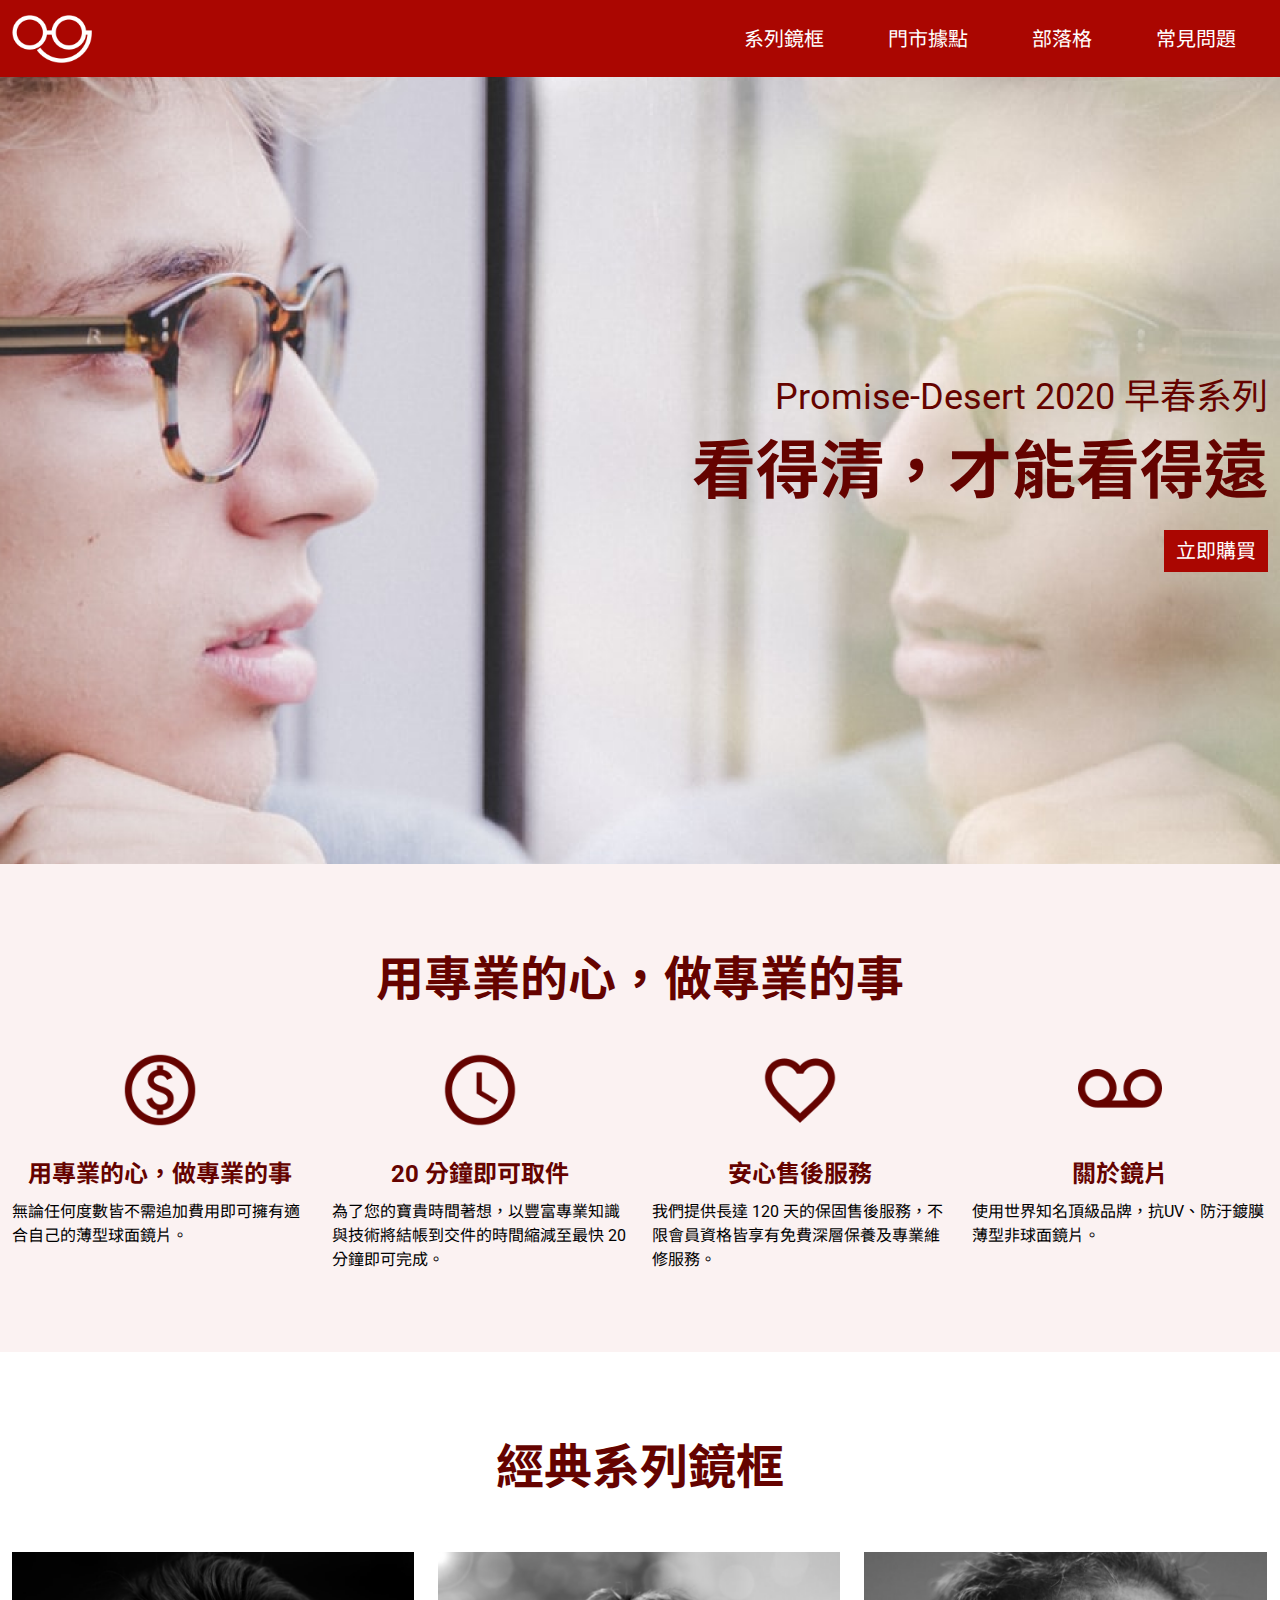
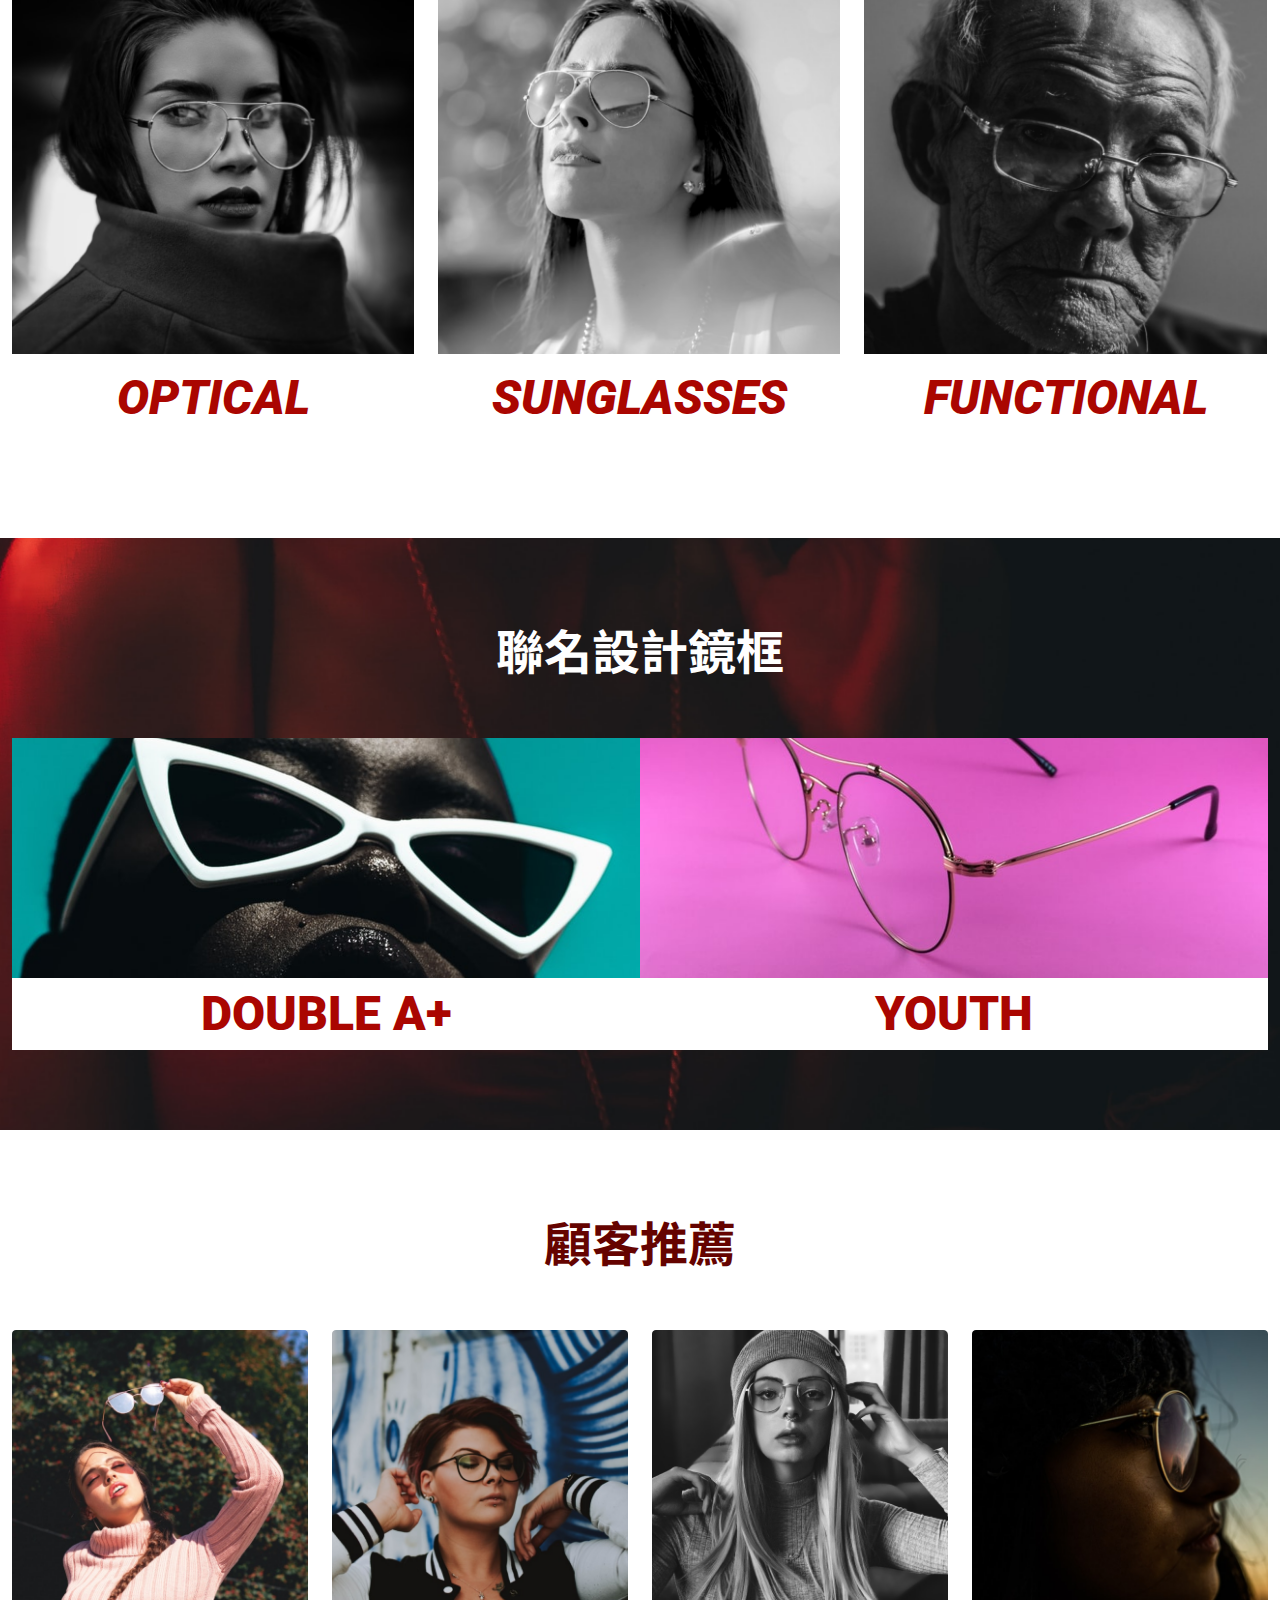
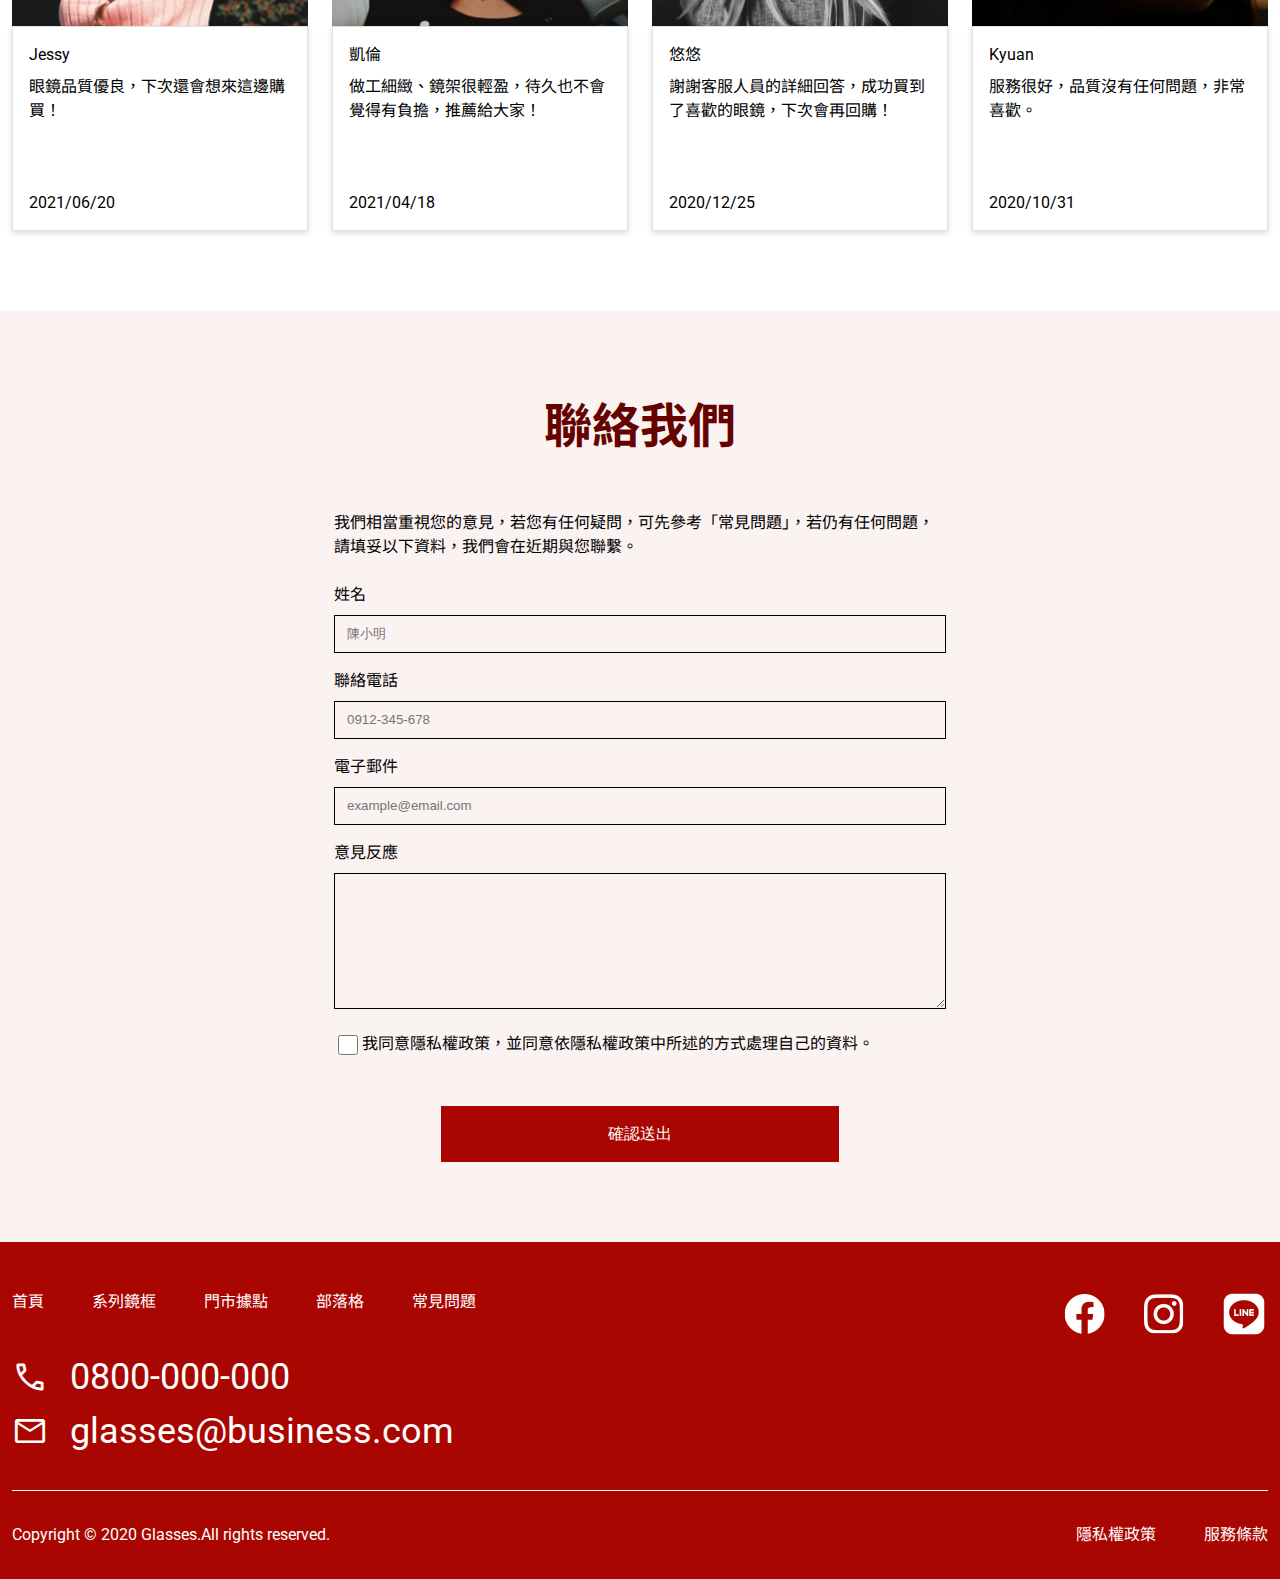
<file: index.html>
<!DOCTYPE html>
<html lang="en">

<head>
  <meta charset="UTF-8">
  <meta name="viewport" content="width=device-width, initial-scale=1.0">
  <meta http-equiv="X-UA-Compatible" content="ie=edge">
  <title>
    眼鏡官網
  </title>
  <link rel="stylesheet" href="./assets/style/all.css">
  <link rel="preconnect" href="https://fonts.googleapis.com">
  <link rel="preconnect" href="https://fonts.gstatic.com" crossorigin>

</head>

<body>
  <header class="header">
    <div class="container">
      <div class="nav">
        <a href="index.html">
          <h1 class="logo"><img src="./assets/images/logo-white.png" alt="logo"></h1>
        </a>
        <a href="#" class="menu-icon">
          <span class="material-symbols-outlined">menu</span>
        </a>
        <ul class="menu">
          <li><a href="product.html">系列鏡框</a></li>
          <li><a href="javascript:void();">門市據點</a></li>
          <li><a href="javascript:void();">部落格</a></li>
          <li><a href="faq.html">常見問題</a></li>
        </ul>
      </div>
    </div>

  </header>

  <main>
    <!-- banner -->
    <section class="banner">
        <div class="container solgan">
            <div>
                <h3 class="sub-title">Promise-Desert 2020 早春系列</h3>
                <h2 class="title">看得清，才能看得遠</h2>
                <a href="product.html">立即購買</a>
            </div>
        </div>
    </section>
    <!-- service -->
    <section class="service">
        <div class="container">
            <h2 class="h2 red_dark fw-bold mb-4 text-center">用專業的心，做專業的事</h2>
            <ul class="serList">
                <li class="serItem">
                    <img src="./assets/images/home-section2-1.png" alt="no-extra-charge"></img>
                    <h3 class="item">用專業的心，做專業的事</h3>
                    <p>無論任何度數皆不需追加費用即可擁有適合自己的薄型球面鏡片。</p>
                </li>
                <li class="serItem">
                    <img src="./assets/images/home-section2-2.png" alt="fast-delivery"></img>
                    <h3 class="item">20 分鐘即可取件</h3>
                    <p>為了您的寶貴時間著想，以豐富專業知識與技術將結帳到交件的時間縮減至最快 20 分鐘即可完成。</p>
                </li>
                <li class="serItem">
                    <img src="./assets/images/home-section2-3.png" alt="After-sales-service"></img>
                    <h3 class="item">安心售後服務</h3>
                    <p>我們提供長達 120 天的保固售後服務，不限會員資格皆享有免費深層保養及專業維修服務。</p>
                </li>
                <li class="serItem">
                    <img src="./assets/images/home-sectioin2-4.png" alt="famous-brand"></img>
                    <h3 class="item">關於鏡片</h3>
                    <p>使用世界知名頂級品牌，抗UV、防汙鍍膜薄型非球面鏡片。</p>
                </li>
            </ul>
        </div>
    </section>
    <!-- product -->
    <section class="product">
        <div class="container">
            <h2 class="h2 red_dark mb-6 fw-bold text-center">經典系列鏡框</h2>
            <ul class="proList">
                <li class="proItem">
                    <img src="./assets/images/home-section3-1.png" alt="optical">
                    <h3 class="title fw-heavy red_light text-center mt-1">OPTICAL</h3>
                </li>
                <li class="proItem">
                    <img src="./assets/images/home-section3-2.png" alt="sunglasses">
                    <h3 class="title fw-heavy red_light text-center mt-1">SUNGLASSES</h3>
                </li>
                <li class="proItem">
                    <img src="./assets/images/home-section3-3.png" alt="functional">
                    <h3 class="title fw-heavy red_light text-center mt-1">FUNCTIONAL</h3>
                </li>
            </ul>
        </div>
    </section>
    <!-- brand -->
    <section class="brand">
        <div class="container">
            <h2 class="h2 fw-bold white text-center mb-6">聯名設計鏡框</h2>
            <ul class="brandList">
                <li class="brandItem">
                    <a href="javascript:void();">
                        <div class="double"></div>
                        <h2 class="h2 fw-heavy red_light text-center">DOUBLE A+</h2>
                    </a>
                </li>
                <li class="brandItem">
                    <a href="javascript:void();">
                        <div class="youth"></div>
                        <h2 class="h2 fw-heavy red_light text-center">YOUTH</h2>
                    </a>
                </li>
            </ul>
        </div>
    </section>
    <!-- recommend -->
    <section class="recommed">
        <div class="container">
            <h2 class="h2 fw-bold red_dark mb-6 text-center">顧客推薦</h2>
            <ul class="recommedList">
                <li class="recommedItem">
                    <img src="./assets/images/home-section5-1.png" alt="recommed-jessy">
                    <div class="textBox">
                        <p class="name mb-1">Jessy</p>
                        <p class="message mb-6">眼鏡品質優良，下次還會想來這邊購買！</p>
                        <p class="date">2021/06/20</p>
                    </div>
                </li>
                <li class="recommedItem">
                    <img src="./assets/images/home-section5-2.png" alt="recommed-karen">
                    <div class="textBox">
                        <p class="name mb-1">凱倫</p>
                        <p class="message mb-6">做工細緻、鏡架很輕盈，待久也不會覺得有負擔，推薦給大家！</p>
                        <p class="date">2021/04/18</p>
                    </div>
                </li>
                <li class="recommedItem">
                    <img src="./assets/images/home-section5-3.png" alt="recommed-yuyu">
                    <div class="textBox">
                        <p class="name mb-1">悠悠</p>
                        <p class="message mb-6">謝謝客服人員的詳細回答，成功買到了喜歡的眼鏡，下次會再回購！</p>
                        <p class="date">2020/12/25</p>
                    </div>
                </li>
                <li class="recommedItem">
                    <img src="./assets/images/home-section5-4.png" alt="recommed-kyuan">
                    <div class="textBox">
                        <p class="name mb-1">Kyuan</p>
                        <p class="message mb-6">服務很好，品質沒有任何問題，非常喜歡。</p>
                        <p class="date">2020/10/31</p>
                    </div>
                </li>
            </ul>
        </div>
    </section>
    <!-- contact -->
    <section class="contact_form">
        <div class="container mailArea">
            <h2 class="h2 fw-bold red_dark text-center mb-6">聯絡我們</h2>
            <p class="mb-3">我們相當重視您的意見，若您有任何疑問，可先參考「常見問題」，若仍有任何問題，請填妥以下資料，我們會在近期與您聯繫。</p>
            <form action="">
                <label for="name" class="label">姓名</label><br>
                <input id="name" name="name" type="text" class="input" placeholder="陳小明"><br>
                <label for="tel" class="label">聯絡電話</label><br>
                <input id="tel" name="tel" type="tel" class="input" placeholder="0912-345-678"><br>
                <label for="email" class="label">電子郵件</label><br>
                <input id="email" name="email" type="email" class="input" placeholder="example@email.com"><br>
                <label for="content" class="label">意見反應</label><br>
                <textarea name="content" class="input box-h"></textarea><br>
                <input name="agree" id="agree" type="checkbox" class="checkbox"><label
                    for="agree">我同意隱私權政策，並同意依隱私權政策中所述的方式處理自己的資料。</label><br>
                <input type="submit" class="send-btn" value="確認送出">
            </form>
        </div>
    </section>
</main>

    <footer class="footer">
      <div class="container">
        <div class="company">
          <div>
            <ul class="item">
              <li><a href="index.html">首頁</a></li>
              <li><a href="product.html">系列鏡框</a></li>
              <li><a href="javascript:void();">門市據點</a></li>
              <li><a href="javascript:void();">部落格</a></li>
              <li><a href="faq.html">常見問題</a></li>
            </ul>
            <ul class="info">
              <li>
                <a href="tel:0800-000-000" class="tel">
                  <span class="material-symbols-outlined">call</span>
                  <p>0800-000-000</p>
                </a>
              </li>
              <li>
                <a href="mailto:glasses@business.com" class="mail">
                  <span class="material-symbols-outlined">mail</span>
                  <p>glasses@business.com</p>
                </a>
              </li>
            </ul>
          </div>
          <ul class="media">
            <li><a href="javascript:void();"><img src="./assets/images/ic-social-fb.png" alt="facebook"></a></li>
            <li><a href="javascript:void();"><img src="./assets/images/ic_social_ig.png" alt="instagram"></a></li>
            <li><a href="javascript:void();"><img src="./assets/images/ic_social_line.png" alt="line"></a></li>
          </ul>
        </div>
        <div class="copyright">
          <p>Copyright © 2020 Glasses.All rights reserved.</p>
          <ul class="notice">
            <li><a href="javascript:void();">隱私權政策</a></li>
            <li><a href="javascript:void();">服務條款</a></li>
          </ul>
        </div>
      </div>

    </footer>



    <script src="https://cdnjs.cloudflare.com/ajax/libs/jquery/3.5.1/jquery.min.js"></script>
    <script src="./assets/js/vendors.js"></script>
    <script src="./assets/js/all.js"></script>
</body>

</html>
</file>
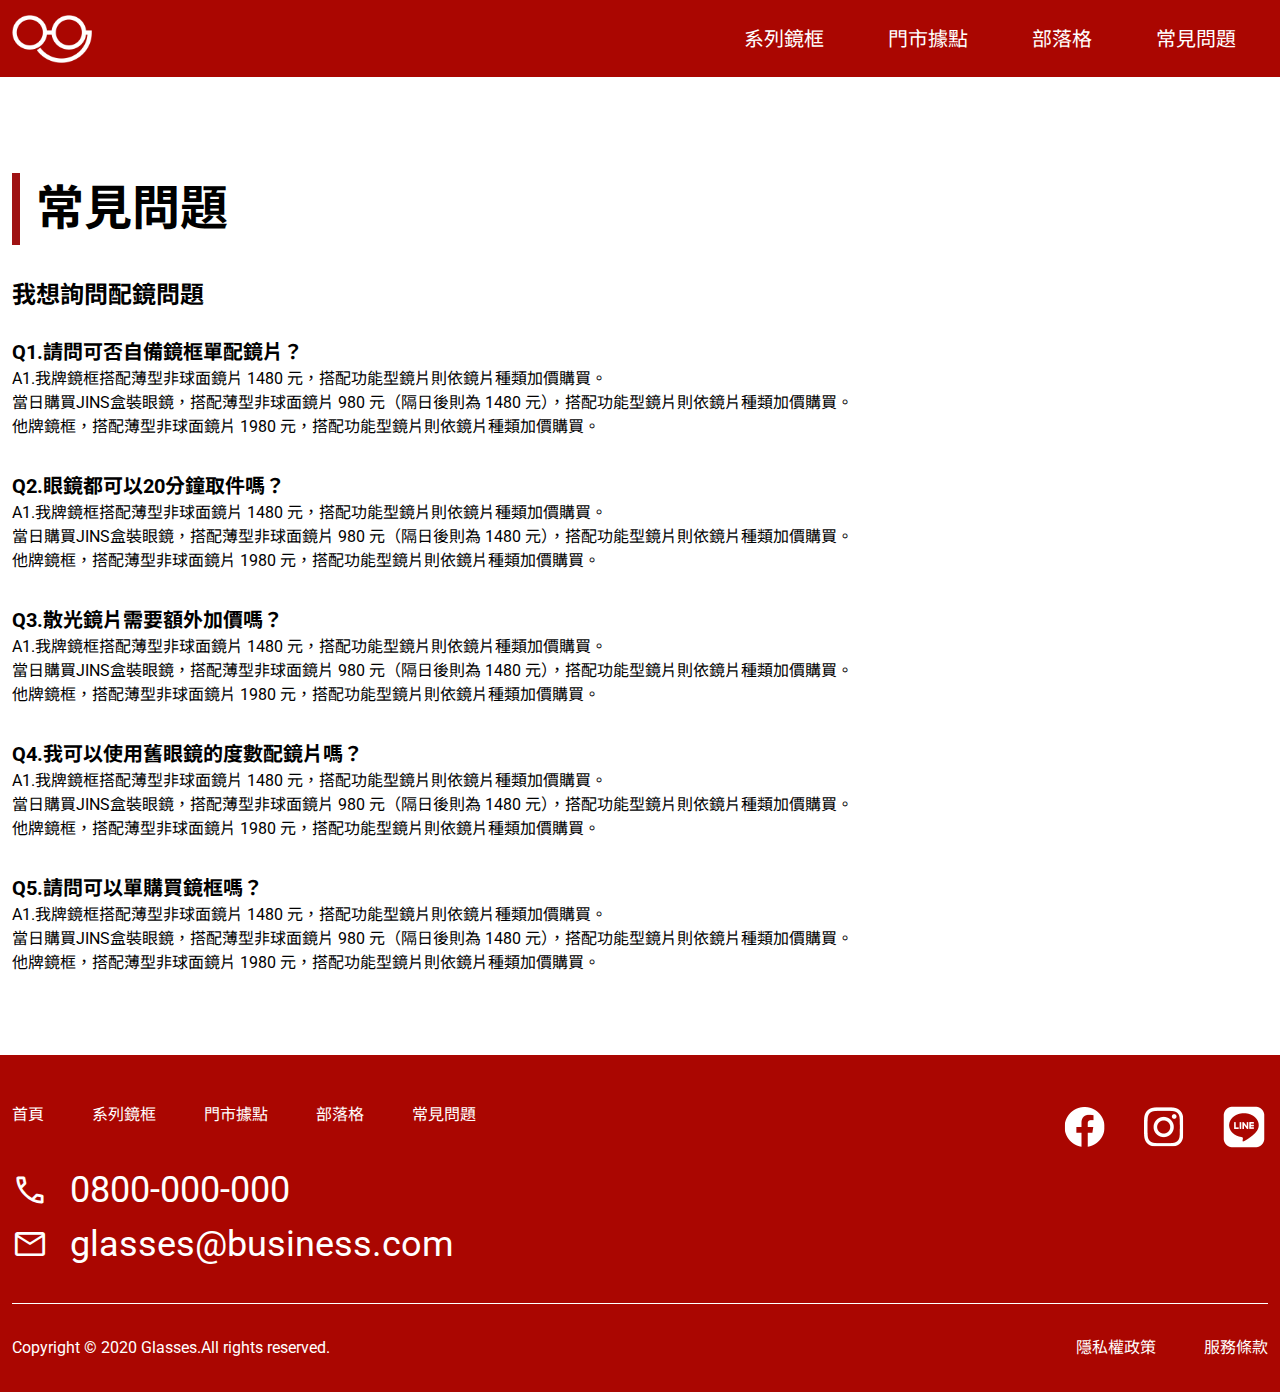
<file: faq.html>
<!DOCTYPE html>
<html lang="en">

<head>
  <meta charset="UTF-8">
  <meta name="viewport" content="width=device-width, initial-scale=1.0">
  <meta http-equiv="X-UA-Compatible" content="ie=edge">
  <title>
    系列鏡框 - Celluloid Combi
  </title>
  <link rel="stylesheet" href="./assets/style/all.css">
  <link rel="preconnect" href="https://fonts.googleapis.com">
  <link rel="preconnect" href="https://fonts.gstatic.com" crossorigin>

</head>

<body>
  <header class="header">
    <div class="container">
      <div class="nav">
        <a href="index.html">
          <h1 class="logo"><img src="./assets/images/logo-white.png" alt="logo"></h1>
        </a>
        <a href="#" class="menu-icon">
          <span class="material-symbols-outlined">menu</span>
        </a>
        <ul class="menu">
          <li><a href="product.html">系列鏡框</a></li>
          <li><a href="javascript:void();">門市據點</a></li>
          <li><a href="javascript:void();">部落格</a></li>
          <li><a href="faq.html">常見問題</a></li>
        </ul>
      </div>
    </div>

  </header>

  <main>
    <section class="faq">
        <h2 class="h2 fw-bold mb-4">常見問題</h2>
        <h6 class="h6 fw-bold mb-3">我想詢問配鏡問題</h6>
        <ul class="faqList">
            <li>
                <h7 class="h7 fw-bold mb-1">Q1.請問可否自備鏡框單配鏡片？</h7>
                <p class="mb-4">A1.我牌鏡框搭配薄型非球面鏡片 1480 元，搭配功能型鏡片則依鏡片種類加價購買。<br>
                    當日購買JINS盒裝眼鏡，搭配薄型非球面鏡片 980 元（隔日後則為 1480 元），搭配功能型鏡片則依鏡片種類加價購買。<br>
                    他牌鏡框，搭配薄型非球面鏡片 1980 元，搭配功能型鏡片則依鏡片種類加價購買。
                </p>
            </li>
            <li>
                <h7 class="h7 fw-bold mb-1">Q2.眼鏡都可以20分鐘取件嗎？</h7>
                <p class="mb-4">A1.我牌鏡框搭配薄型非球面鏡片 1480 元，搭配功能型鏡片則依鏡片種類加價購買。<br>
                    當日購買JINS盒裝眼鏡，搭配薄型非球面鏡片 980 元（隔日後則為 1480 元），搭配功能型鏡片則依鏡片種類加價購買。<br>
                    他牌鏡框，搭配薄型非球面鏡片 1980 元，搭配功能型鏡片則依鏡片種類加價購買。
                </p>
            </li>
            <li>
                <h7 class="h7 fw-bold mb-1">Q3.散光鏡片需要額外加價嗎？</h7>
                <p class="mb-4">A1.我牌鏡框搭配薄型非球面鏡片 1480 元，搭配功能型鏡片則依鏡片種類加價購買。<br>
                    當日購買JINS盒裝眼鏡，搭配薄型非球面鏡片 980 元（隔日後則為 1480 元），搭配功能型鏡片則依鏡片種類加價購買。<br>
                    他牌鏡框，搭配薄型非球面鏡片 1980 元，搭配功能型鏡片則依鏡片種類加價購買。
                </p>
            </li>
            <li>
                <h7 class="h7 fw-bold mb-1">Q4.我可以使用舊眼鏡的度數配鏡片嗎？</h7>
                <p class="mb-4">A1.我牌鏡框搭配薄型非球面鏡片 1480 元，搭配功能型鏡片則依鏡片種類加價購買。<br>
                    當日購買JINS盒裝眼鏡，搭配薄型非球面鏡片 980 元（隔日後則為 1480 元），搭配功能型鏡片則依鏡片種類加價購買。<br>
                    他牌鏡框，搭配薄型非球面鏡片 1980 元，搭配功能型鏡片則依鏡片種類加價購買。
                </p>
            </li>
            <li>
                <h7 class="h7 fw-bold mb-1">Q5.請問可以單購買鏡框嗎？</h7>
                <p class="mb-4">A1.我牌鏡框搭配薄型非球面鏡片 1480 元，搭配功能型鏡片則依鏡片種類加價購買。<br>
                    當日購買JINS盒裝眼鏡，搭配薄型非球面鏡片 980 元（隔日後則為 1480 元），搭配功能型鏡片則依鏡片種類加價購買。<br>
                    他牌鏡框，搭配薄型非球面鏡片 1980 元，搭配功能型鏡片則依鏡片種類加價購買。
                </p>
            </li>
        </ul>
    </section>
    


</main>

    <footer class="footer">
      <div class="container">
        <div class="company">
          <div>
            <ul class="item">
              <li><a href="index.html">首頁</a></li>
              <li><a href="product.html">系列鏡框</a></li>
              <li><a href="javascript:void();">門市據點</a></li>
              <li><a href="javascript:void();">部落格</a></li>
              <li><a href="faq.html">常見問題</a></li>
            </ul>
            <ul class="info">
              <li>
                <a href="tel:0800-000-000" class="tel">
                  <span class="material-symbols-outlined">call</span>
                  <p>0800-000-000</p>
                </a>
              </li>
              <li>
                <a href="mailto:glasses@business.com" class="mail">
                  <span class="material-symbols-outlined">mail</span>
                  <p>glasses@business.com</p>
                </a>
              </li>
            </ul>
          </div>
          <ul class="media">
            <li><a href="javascript:void();"><img src="./assets/images/ic-social-fb.png" alt="facebook"></a></li>
            <li><a href="javascript:void();"><img src="./assets/images/ic_social_ig.png" alt="instagram"></a></li>
            <li><a href="javascript:void();"><img src="./assets/images/ic_social_line.png" alt="line"></a></li>
          </ul>
        </div>
        <div class="copyright">
          <p>Copyright © 2020 Glasses.All rights reserved.</p>
          <ul class="notice">
            <li><a href="javascript:void();">隱私權政策</a></li>
            <li><a href="javascript:void();">服務條款</a></li>
          </ul>
        </div>
      </div>

    </footer>



    <script src="https://cdnjs.cloudflare.com/ajax/libs/jquery/3.5.1/jquery.min.js"></script>
    <script src="./assets/js/vendors.js"></script>
    <script src="./assets/js/all.js"></script>
</body>

</html>
</file>
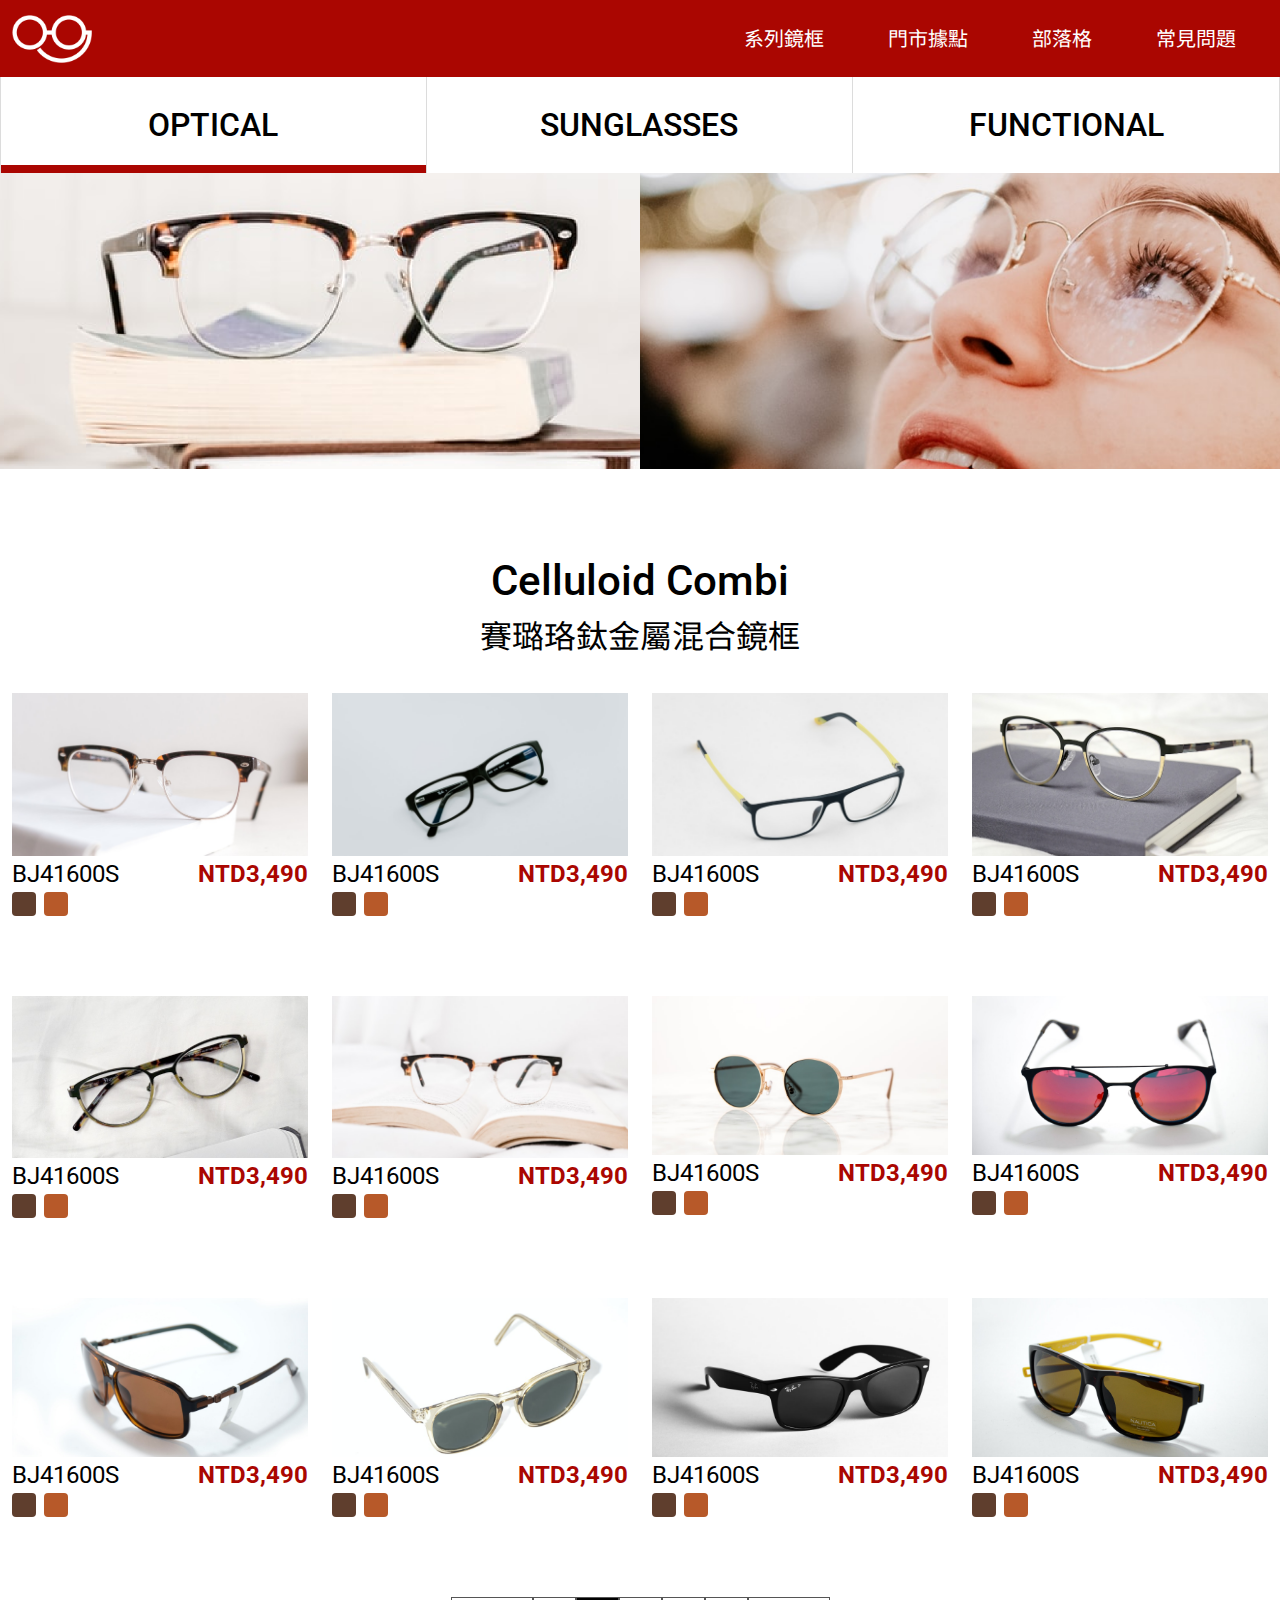
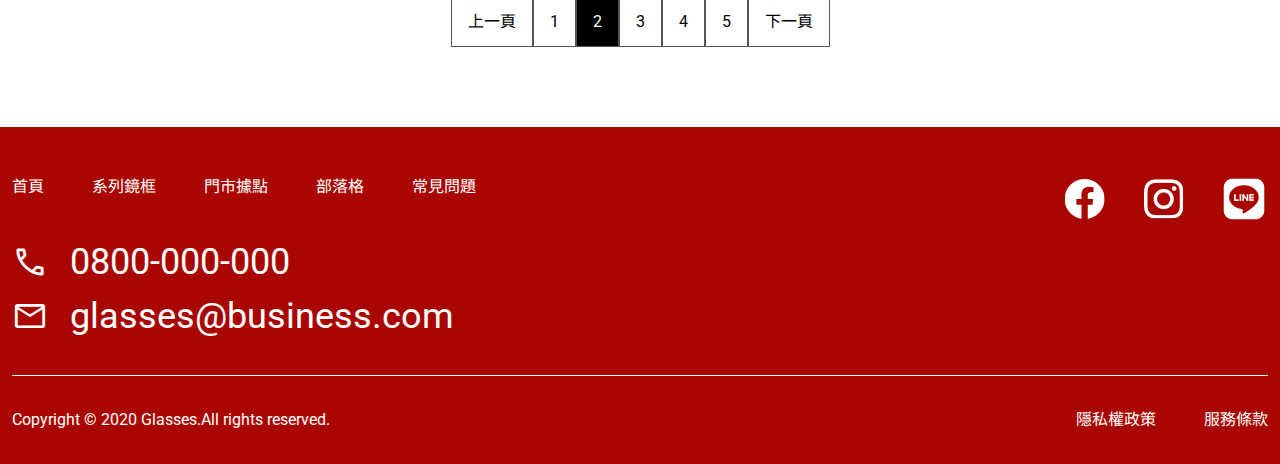
<file: product.html>
<!DOCTYPE html>
<html lang="en">

<head>
  <meta charset="UTF-8">
  <meta name="viewport" content="width=device-width, initial-scale=1.0">
  <meta http-equiv="X-UA-Compatible" content="ie=edge">
  <title>
    系列鏡框 - Celluloid Combi
  </title>
  <link rel="stylesheet" href="./assets/style/all.css">
  <link rel="preconnect" href="https://fonts.googleapis.com">
  <link rel="preconnect" href="https://fonts.gstatic.com" crossorigin>

</head>

<body>
  <header class="header">
    <div class="container">
      <div class="nav">
        <a href="index.html">
          <h1 class="logo"><img src="./assets/images/logo-white.png" alt="logo"></h1>
        </a>
        <a href="#" class="menu-icon">
          <span class="material-symbols-outlined">menu</span>
        </a>
        <ul class="menu">
          <li><a href="product.html">系列鏡框</a></li>
          <li><a href="javascript:void();">門市據點</a></li>
          <li><a href="javascript:void();">部落格</a></li>
          <li><a href="faq.html">常見問題</a></li>
        </ul>
      </div>
    </div>

  </header>

  <main>
    <!-- banner -->
    <ul class="subNav">
        <li class="product-item"><a class="item-active fw-regular" href="product.html">OPTICAL</a></li>
        <li class="product-item"><a class="fw-regular" href="product_02.html">SUNGLASSES</a></li>
        <li class="product-item"><a class="fw-regular" href="javascript:void();">FUNCTIONAL</a></li>
    </ul>
    <ul class="proBanner">
        <li class="glass-left"></li>
        <li class="glass-right"></li>
    </ul>

    <section class="glass-product">
        <div class="container">
            <h3 class="sub-title fw-regular">Celluloid Combi</h3>
            <h2 class="title mb-4">賽璐珞鈦金屬混合鏡框</h2>
            <ul class="proList">
                <li class="product-item col-3">
                    <img src="./assets/images/product-1.png" alt="BJ41600S">
                    <div class="name">                        
                        <h3 class="info">BJ41600S</h3>
                        <span class="h6 red_light fw-bold">NTD3,490</span>
                    </div>
                    <div class="block">
                        <div class="blown"></div>
                        <div class="blown2"></div>
                    </div>
                </li>
                <li class="product-item col-3">
                    <img src="./assets/images/product-2.png" alt="BJ41600S">
                    <div class="name">                        
                        <h3 class="info">BJ41600S</h3>
                        <span class="h6 red_light fw-bold">NTD3,490</span>
                    </div>
                    <div class="block">
                        <div class="blown"></div>
                        <div class="blown2"></div>
                    </div>
                </li>
                <li class="product-item col-3">
                    <img src="./assets/images/product-3.png" alt="BJ41600S">
                    <div class="name">                        
                        <h3 class="info">BJ41600S</h3>
                        <span class="h6 red_light fw-bold">NTD3,490</span>
                    </div>
                    <div class="block">
                        <div class="blown"></div>
                        <div class="blown2"></div>
                    </div>
                </li>
                <li class="product-item col-3">
                    <img src="./assets/images/product-4.png" alt="BJ41600S">
                    <div class="name">                        
                        <h3 class="info">BJ41600S</h3>
                        <span class="h6 red_light fw-bold">NTD3,490</span>
                    </div>
                    <div class="block">
                        <div class="blown"></div>
                        <div class="blown2"></div>
                    </div>
                </li>
                <li class="product-item col-3">
                    <img src="./assets/images/product-5.png" alt="BJ41600S">
                    <div class="name">                        
                        <h3 class="info">BJ41600S</h3>
                        <span class="h6 red_light fw-bold">NTD3,490</span>
                    </div>
                    <div class="block">
                        <div class="blown"></div>
                        <div class="blown2"></div>
                    </div>
                </li>
                <li class="product-item col-3">
                    <img src="./assets/images/product-6.png" alt="BJ41600S">
                    <div class="name">                        
                        <h3 class="info">BJ41600S</h3>
                        <span class="h6 red_light fw-bold">NTD3,490</span>
                    </div>
                    <div class="block">
                        <div class="blown"></div>
                        <div class="blown2"></div>
                    </div>
                </li>
                <li class="product-item col-3">
                    <img src="./assets/images/product-7.png" alt="BJ41600S">
                    <div class="name">                        
                        <h3 class="info">BJ41600S</h3>
                        <span class="h6 red_light fw-bold">NTD3,490</span>
                    </div>
                    <div class="block">
                        <div class="blown"></div>
                        <div class="blown2"></div>
                    </div>
                </li>
                <li class="product-item col-3">
                    <img src="./assets/images/product-8.png" alt="BJ41600S">
                    <div class="name">                        
                        <h3 class="info">BJ41600S</h3>
                        <span class="h6 red_light fw-bold">NTD3,490</span>
                    </div>
                    <div class="block">
                        <div class="blown"></div>
                        <div class="blown2"></div>
                    </div>
                </li>
                <li class="product-item col-3">
                    <img src="./assets/images/product-9.png" alt="BJ41600S">
                    <div class="name">                        
                        <h3 class="info">BJ41600S</h3>
                        <span class="h6 red_light fw-bold">NTD3,490</span>
                    </div>
                    <div class="block">
                        <div class="blown"></div>
                        <div class="blown2"></div>
                    </div>
                </li>
                <li class="product-item col-3">
                    <img src="./assets/images/product-10.png" alt="BJ41600S">
                    <div class="name">                        
                        <h3 class="info">BJ41600S</h3>
                        <span class="h6 red_light fw-bold">NTD3,490</span>
                    </div>
                    <div class="block">
                        <div class="blown"></div>
                        <div class="blown2"></div>
                    </div>
                </li>
                <li class="product-item col-3">
                    <img src="./assets/images/product-11.png" alt="BJ41600S">
                    <div class="name">                        
                        <h3 class="info">BJ41600S</h3>
                        <span class="h6 red_light fw-bold">NTD3,490</span>
                    </div>
                    <div class="block">
                        <div class="blown"></div>
                        <div class="blown2"></div>
                    </div>
                </li>
                <li class="product-item col-3">
                    <img src="./assets/images/product-12.png" alt="BJ41600S">
                    <div class="name">                        
                        <h3 class="info">BJ41600S</h3>
                        <span class="h6 red_light fw-bold">NTD3,490</span>
                    </div>
                    <div class="block">
                        <div class="blown"></div>
                        <div class="blown2"></div>
                    </div>
                </li>
            </ul>
        </div>
        <div class="pagination">
            <ul class="page">
                <li><a href="">上一頁</a></li>
                <li><a href="">1</a></li>
                <li><a class="active" href="">2</a></li>
                <li><a href="">3</a></li>
                <li><a href="">4</a></li>
                <li><a href="">5</a></li>
                <li><a href="">下一頁</a></li>
            </ul>
        </div>
    </section>


</main>

    <footer class="footer">
      <div class="container">
        <div class="company">
          <div>
            <ul class="item">
              <li><a href="index.html">首頁</a></li>
              <li><a href="product.html">系列鏡框</a></li>
              <li><a href="javascript:void();">門市據點</a></li>
              <li><a href="javascript:void();">部落格</a></li>
              <li><a href="faq.html">常見問題</a></li>
            </ul>
            <ul class="info">
              <li>
                <a href="tel:0800-000-000" class="tel">
                  <span class="material-symbols-outlined">call</span>
                  <p>0800-000-000</p>
                </a>
              </li>
              <li>
                <a href="mailto:glasses@business.com" class="mail">
                  <span class="material-symbols-outlined">mail</span>
                  <p>glasses@business.com</p>
                </a>
              </li>
            </ul>
          </div>
          <ul class="media">
            <li><a href="javascript:void();"><img src="./assets/images/ic-social-fb.png" alt="facebook"></a></li>
            <li><a href="javascript:void();"><img src="./assets/images/ic_social_ig.png" alt="instagram"></a></li>
            <li><a href="javascript:void();"><img src="./assets/images/ic_social_line.png" alt="line"></a></li>
          </ul>
        </div>
        <div class="copyright">
          <p>Copyright © 2020 Glasses.All rights reserved.</p>
          <ul class="notice">
            <li><a href="javascript:void();">隱私權政策</a></li>
            <li><a href="javascript:void();">服務條款</a></li>
          </ul>
        </div>
      </div>

    </footer>



    <script src="https://cdnjs.cloudflare.com/ajax/libs/jquery/3.5.1/jquery.min.js"></script>
    <script src="./assets/js/vendors.js"></script>
    <script src="./assets/js/all.js"></script>
</body>

</html>
</file>
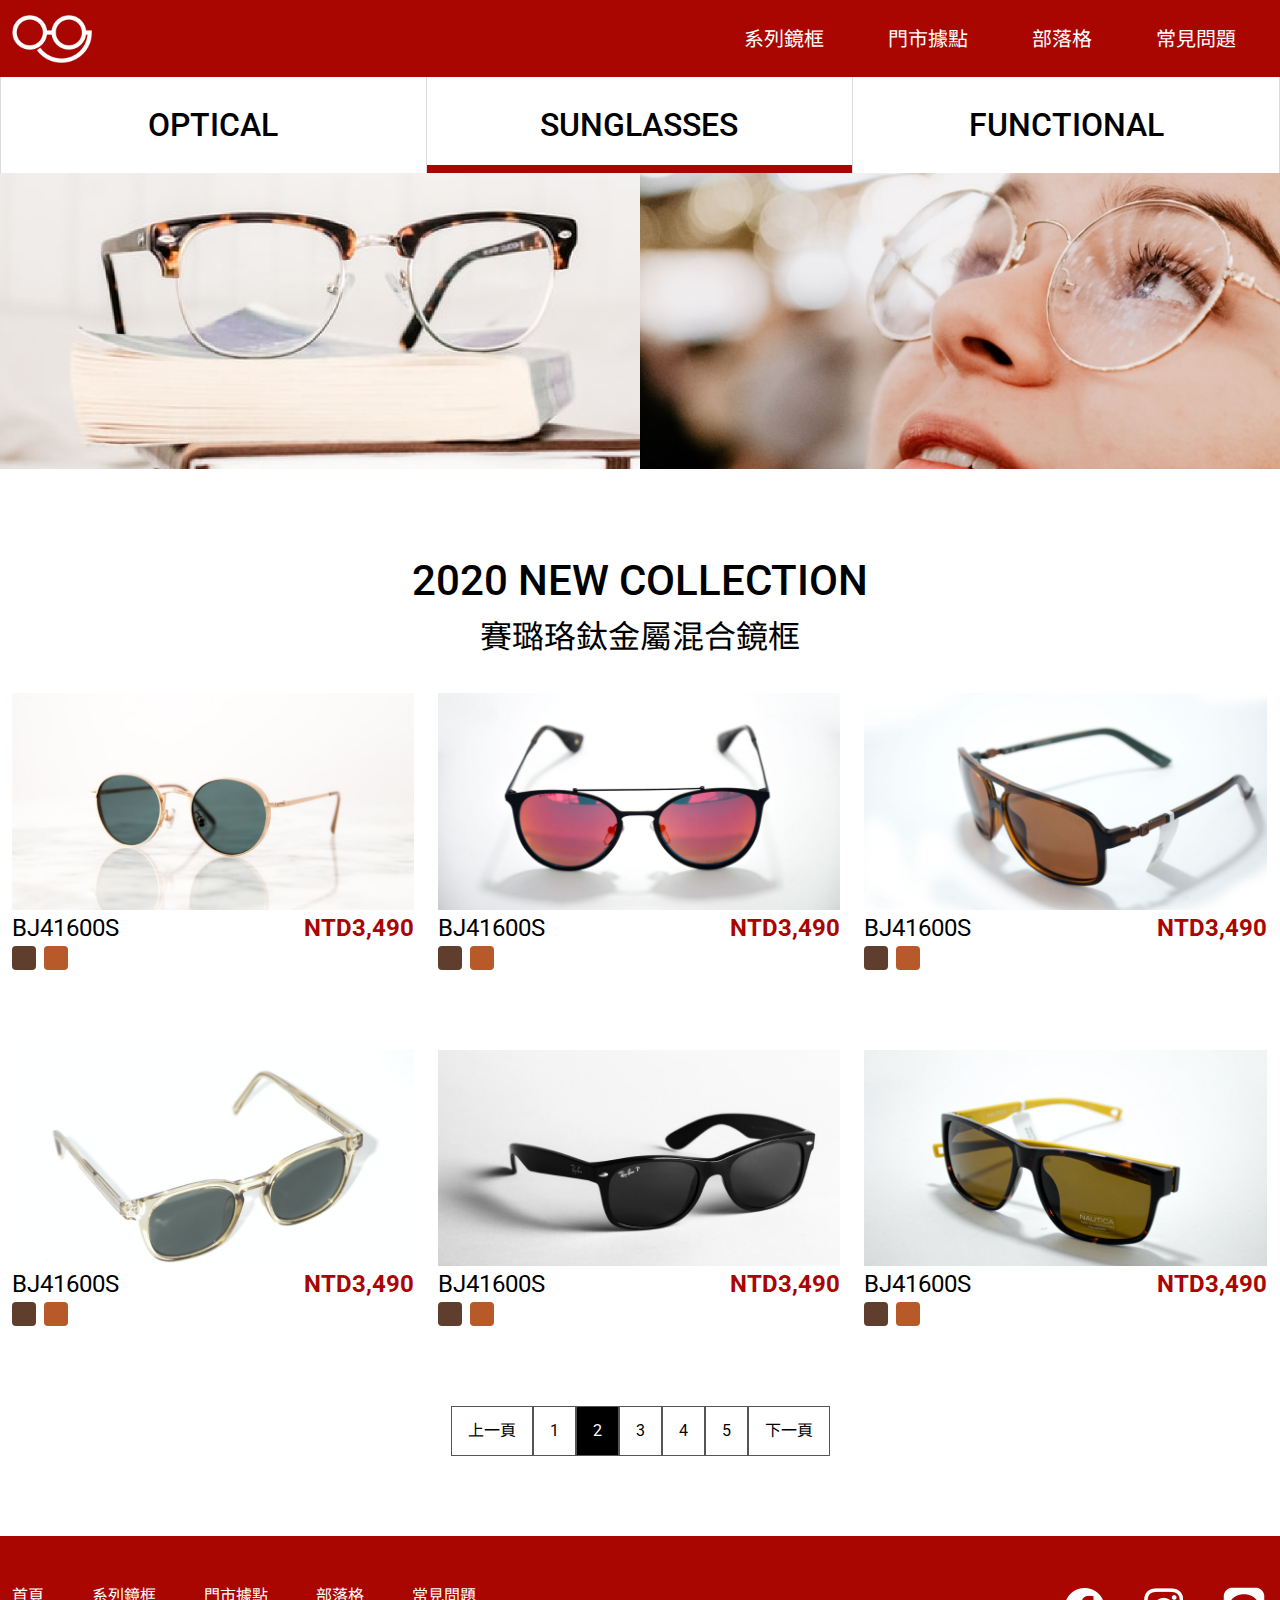
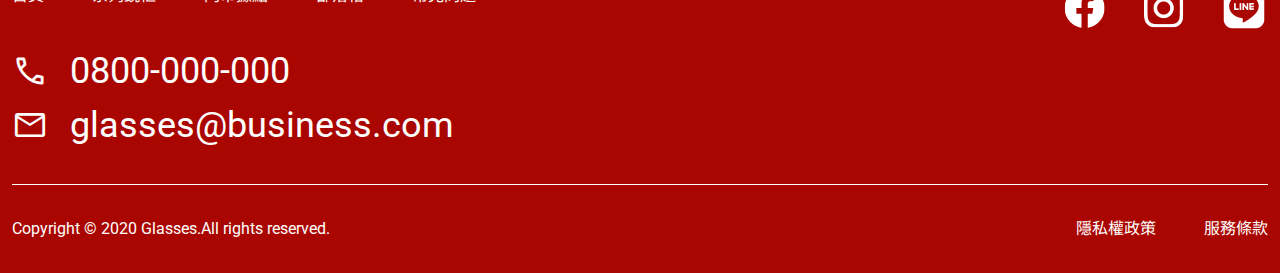
<file: product_02.html>
<!DOCTYPE html>
<html lang="en">

<head>
  <meta charset="UTF-8">
  <meta name="viewport" content="width=device-width, initial-scale=1.0">
  <meta http-equiv="X-UA-Compatible" content="ie=edge">
  <title>
    系列鏡框 - 2020 New Collection
  </title>
  <link rel="stylesheet" href="./assets/style/all.css">
  <link rel="preconnect" href="https://fonts.googleapis.com">
  <link rel="preconnect" href="https://fonts.gstatic.com" crossorigin>

</head>

<body>
  <header class="header">
    <div class="container">
      <div class="nav">
        <a href="index.html">
          <h1 class="logo"><img src="./assets/images/logo-white.png" alt="logo"></h1>
        </a>
        <a href="#" class="menu-icon">
          <span class="material-symbols-outlined">menu</span>
        </a>
        <ul class="menu">
          <li><a href="product.html">系列鏡框</a></li>
          <li><a href="javascript:void();">門市據點</a></li>
          <li><a href="javascript:void();">部落格</a></li>
          <li><a href="faq.html">常見問題</a></li>
        </ul>
      </div>
    </div>

  </header>

  <main>
    <!-- banner -->
    <ul class="subNav">
        <li class="product-item"><a class="fw-regular" href="product.html">OPTICAL</a></li>
        <li class="product-item"><a class="item-active fw-regular" href="product_02.html">SUNGLASSES</a></li>
        <li class="product-item"><a class="fw-regular" href="javascript:void();">FUNCTIONAL</a></li>
    </ul>
    <ul class="proBanner">
        <li class="glass-left"></li>
        <li class="glass-right"></li>
    </ul>

    <section class="glass-product">
        <div class="container">
            <h3 class="sub-title fw-regular">2020 NEW COLLECTION</h3>
            <h2 class="title mb-4">賽璐珞鈦金屬混合鏡框</h2>
            <ul class="proList">
                <li class="product-item col-4">
                    <img src="./assets/images/product-7.png" alt="BJ41600S">
                    <div class="name">                        
                        <h3 class="info">BJ41600S</h3>
                        <span class="h6 red_light fw-bold">NTD3,490</span>
                    </div>
                    <div class="block">
                        <div class="blown"></div>
                        <div class="blown2"></div>
                    </div>
                </li>
                <li class="product-item col-4">
                    <img src="./assets/images/product-8.png" alt="BJ41600S">
                    <div class="name">                        
                        <h3 class="info">BJ41600S</h3>
                        <span class="h6 red_light fw-bold">NTD3,490</span>
                    </div>
                    <div class="block">
                        <div class="blown"></div>
                        <div class="blown2"></div>
                    </div>
                </li>
                <li class="product-item col-4">
                    <img src="./assets/images/product-9.png" alt="BJ41600S">
                    <div class="name">                        
                        <h3 class="info">BJ41600S</h3>
                        <span class="h6 red_light fw-bold">NTD3,490</span>
                    </div>
                    <div class="block">
                        <div class="blown"></div>
                        <div class="blown2"></div>
                    </div>
                </li>
                <li class="product-item col-4">
                    <img src="./assets/images/product-10.png" alt="BJ41600S">
                    <div class="name">                        
                        <h3 class="info">BJ41600S</h3>
                        <span class="h6 red_light fw-bold">NTD3,490</span>
                    </div>
                    <div class="block">
                        <div class="blown"></div>
                        <div class="blown2"></div>
                    </div>
                </li>
                <li class="product-item col-4">
                    <img src="./assets/images/product-11.png" alt="BJ41600S">
                    <div class="name">                        
                        <h3 class="info">BJ41600S</h3>
                        <span class="h6 red_light fw-bold">NTD3,490</span>
                    </div>
                    <div class="block">
                        <div class="blown"></div>
                        <div class="blown2"></div>
                    </div>
                </li>
                <li class="product-item col-4">
                    <img src="./assets/images/product-12.png" alt="BJ41600S">
                    <div class="name">                        
                        <h3 class="info">BJ41600S</h3>
                        <span class="h6 red_light fw-bold">NTD3,490</span>
                    </div>
                    <div class="block">
                        <div class="blown"></div>
                        <div class="blown2"></div>
                    </div>
                </li>
                
            </ul>
        </div>
        <div class="pagination">
            <ul class="page">
                <li><a href="">上一頁</a></li>
                <li><a href="">1</a></li>
                <li><a class="active" href="">2</a></li>
                <li><a href="">3</a></li>
                <li><a href="">4</a></li>
                <li><a href="">5</a></li>
                <li><a href="">下一頁</a></li>
            </ul>
        </div>
    </section>


</main>

    <footer class="footer">
      <div class="container">
        <div class="company">
          <div>
            <ul class="item">
              <li><a href="index.html">首頁</a></li>
              <li><a href="product.html">系列鏡框</a></li>
              <li><a href="javascript:void();">門市據點</a></li>
              <li><a href="javascript:void();">部落格</a></li>
              <li><a href="faq.html">常見問題</a></li>
            </ul>
            <ul class="info">
              <li>
                <a href="tel:0800-000-000" class="tel">
                  <span class="material-symbols-outlined">call</span>
                  <p>0800-000-000</p>
                </a>
              </li>
              <li>
                <a href="mailto:glasses@business.com" class="mail">
                  <span class="material-symbols-outlined">mail</span>
                  <p>glasses@business.com</p>
                </a>
              </li>
            </ul>
          </div>
          <ul class="media">
            <li><a href="javascript:void();"><img src="./assets/images/ic-social-fb.png" alt="facebook"></a></li>
            <li><a href="javascript:void();"><img src="./assets/images/ic_social_ig.png" alt="instagram"></a></li>
            <li><a href="javascript:void();"><img src="./assets/images/ic_social_line.png" alt="line"></a></li>
          </ul>
        </div>
        <div class="copyright">
          <p>Copyright © 2020 Glasses.All rights reserved.</p>
          <ul class="notice">
            <li><a href="javascript:void();">隱私權政策</a></li>
            <li><a href="javascript:void();">服務條款</a></li>
          </ul>
        </div>
      </div>

    </footer>



    <script src="https://cdnjs.cloudflare.com/ajax/libs/jquery/3.5.1/jquery.min.js"></script>
    <script src="./assets/js/vendors.js"></script>
    <script src="./assets/js/all.js"></script>
</body>

</html>
</file>
<file: assets/style/all.css>
/* http://meyerweb.com/eric/tools/css/reset/ 
   v2.0 | 20110126
   License: none (public domain)
*/
@import url("https://fonts.googleapis.com/css2?family=Noto+Sans+TC:wght@400;500;700;900&family=Roboto:wght@400;500;700&display=swap");
@import url("https://fonts.googleapis.com/css2?family=Material+Symbols+Outlined:opsz,wght,FILL,GRAD@20..48,100..700,0..1,-50..200");
html, body, div, span, applet, object, iframe,
h1, h2, h3, h4, h5, h6, p, blockquote, pre,
a, abbr, acronym, address, big, cite, code,
del, dfn, em, img, ins, kbd, q, s, samp,
small, strike, strong, sub, sup, tt, var,
b, u, i, center,
dl, dt, dd, ol, ul, li,
fieldset, form, label, legend,
table, caption, tbody, tfoot, thead, tr, th, td,
article, aside, canvas, details, embed,
figure, figcaption, footer, header, hgroup,
menu, nav, output, ruby, section, summary,
time, mark, audio, video {
  margin: 0;
  padding: 0;
  border: 0;
  font-size: 100%;
  font: inherit;
  vertical-align: baseline; }

/* HTML5 display-role reset for older browsers */
article, aside, details, figcaption, figure,
footer, header, hgroup, menu, nav, section {
  display: block; }

body {
  line-height: 1; }

ol, ul {
  list-style: none; }

blockquote, q {
  quotes: none; }

blockquote:before, blockquote:after,
q:before, q:after {
  content: '';
  content: none; }

table {
  border-collapse: collapse;
  border-spacing: 0; }

.red_dark {
  color: #650300; }

.red_light {
  color: #AA0601; }

.white {
  color: #fff; }

.h1 {
  font-size: 64px; }

.h2 {
  font-size: 48px; }

.h3 {
  font-size: 42px; }

.h4 {
  font-size: 36px; }

.h5 {
  font-size: 32px; }

.h6 {
  font-size: 24px; }

.h7 {
  font-size: 20px; }

.h8 {
  font-size: 16px; }

.h9 {
  font-size: 16px; }

.fw-light {
  font-weight: 400; }

.fw-regular {
  font-weight: 500; }

.fw-bold {
  font-weight: 700; }

.fw-heavy {
  font-weight: 900; }

.pt-1 {
  padding-top: 8px; }

.pt-2 {
  padding-top: 16px; }

.pt-3 {
  padding-top: 24px; }

.pt-4 {
  padding-top: 32px; }

.pt-5 {
  padding-top: 40px; }

.pt-6 {
  padding-top: 48px; }

.pt-7 {
  padding-top: 56px; }

.pt-8 {
  padding-top: 64px; }

.pt-9 {
  padding-top: 72px; }

.pt-10 {
  padding-top: 10px; }

.pt-20 {
  padding-top: 20px; }

.pt-30 {
  padding-top: 30px; }

.pt-40 {
  padding-top: 40px; }

.pt-50 {
  padding-top: 50px; }

.pt-60 {
  padding-top: 60px; }

.pt-80 {
  padding-top: 80px; }

.pt-100 {
  padding-top: 100px; }

.pb-1 {
  padding-bottom: 8px; }

.pb-2 {
  padding-bottom: 16px; }

.pb-3 {
  padding-bottom: 24px; }

.pb-4 {
  padding-bottom: 32px; }

.pb-5 {
  padding-bottom: 40px; }

.pb-6 {
  padding-bottom: 48px; }

.pb-7 {
  padding-bottom: 56px; }

.pb-8 {
  padding-bottom: 64px; }

.pb-9 {
  padding-bottom: 72px; }

.pb-10 {
  padding-bottom: 10px; }

.pb-20 {
  padding-bottom: 20px; }

.pb-30 {
  padding-bottom: 30px; }

.pb-40 {
  padding-bottom: 40px; }

.pb-50 {
  padding-bottom: 50px; }

.pb-60 {
  padding-bottom: 60px; }

.pb-80 {
  padding-bottom: 80px; }

.pb-100 {
  padding-bottom: 100px; }

.mt-1 {
  margin-top: 8px; }

.mt-2 {
  margin-top: 16px; }

.mt-3 {
  margin-top: 24px; }

.mt-4 {
  margin-top: 32px; }

.mt-5 {
  margin-top: 40px; }

.mt-6 {
  margin-top: 48px; }

.mt-7 {
  margin-top: 56px; }

.mt-8 {
  margin-top: 64px; }

.mt-9 {
  margin-top: 72px; }

.mt-10 {
  margin-top: 10px; }

.mt-20 {
  margin-top: 20px; }

.mt-30 {
  margin-top: 30px; }

.mt-40 {
  margin-top: 40px; }

.mt-50 {
  margin-top: 50px; }

.mt-60 {
  margin-top: 60px; }

.mt-80 {
  margin-top: 80px; }

.mt-100 {
  margin-top: 100px; }

.mb-1 {
  margin-bottom: 8px; }

.mb-2 {
  margin-bottom: 16px; }

.mb-3 {
  margin-bottom: 24px; }

.mb-4 {
  margin-bottom: 32px; }

.mb-5 {
  margin-bottom: 40px; }

.mb-6 {
  margin-bottom: 48px; }

.mb-7 {
  margin-bottom: 56px; }

.mb-8 {
  margin-bottom: 64px; }

.mb-9 {
  margin-bottom: 72px; }

.mb-10 {
  margin-bottom: 10px; }

.mb-20 {
  margin-bottom: 20px; }

.mb-30 {
  margin-bottom: 30px; }

.mb-40 {
  margin-bottom: 40px; }

.mb-50 {
  margin-bottom: 50px; }

.mb-60 {
  margin-bottom: 60px; }

.mb-80 {
  margin-bottom: 80px; }

.mb-100 {
  margin-bottom: 100px; }

body {
  font-family: 'Roboto','Noto Sans TC', sans-serif;
  font-size: 16px;
  line-height: 1.5; }

*, *::before, *::after {
  -webkit-box-sizing: border-box;
          box-sizing: border-box; }

img {
  max-width: 100%;
  height: auto;
  vertical-align: middle; }

.logo img {
  width: 80px;
  text-indent: 101%;
  white-space: nowrap;
  overflow: hidden; }
  .logo img:hover {
    opacity: 0.8; }

a {
  text-decoration: none; }
  a:hover {
    opacity: 0.8; }

.text-center {
  text-align: center; }

.container {
  max-width: 1320px;
  margin: 0 auto;
  padding: 0 12px; }

.header {
  background-color: #AA0601; }
  .header .nav {
    display: -webkit-box;
    display: -ms-flexbox;
    display: flex;
    -webkit-box-pack: justify;
        -ms-flex-pack: justify;
            justify-content: space-between;
    -webkit-box-align: center;
        -ms-flex-align: center;
            align-items: center;
    padding: 14px 0 13px 0;
    position: relative; }
  .header .menu {
    display: -webkit-box;
    display: -ms-flexbox;
    display: flex; }
    @media (max-width: 767px) {
      .header .menu {
        display: -webkit-box;
        display: -ms-flexbox;
        display: flex;
        -webkit-box-orient: vertical;
        -webkit-box-direction: normal;
            -ms-flex-direction: column;
                flex-direction: column;
        position: absolute;
        right: 0;
        left: 0;
        top: 100%;
        max-height: 0px;
        margin: 0 -14px;
        -webkit-transition: all 0.8s;
        -o-transition: all 0.8s;
        transition: all 0.8s;
        overflow: hidden;
        z-index: 120; }
        .header .menu.active {
          max-height: 315px; } }
  .header li a {
    display: block;
    font-size: 20px;
    padding: 10px 32px;
    color: #fff; }
    @media (max-width: 767px) {
      .header li a {
        display: block;
        background: #AA0601;
        color: #FFFFFF;
        border-top: 1px solid #FFFFFF;
        padding: 16px;
        text-decoration: none; }
        .header li a:hover {
          background: #650300;
          opacity: 1; } }

.menu-icon {
  display: none; }
  .menu-icon .material-symbols-outlined {
    font-size: 36px;
    color: #fff; }
  @media (max-width: 767px) {
    .menu-icon {
      display: block;
      position: absolute;
      z-index: 4;
      top: 25px;
      right: 0px; } }

.footer {
  background-color: #AA0601;
  padding: 48px 0 32px 0; }
  @media (max-width: 767px) {
    .footer {
      padding: 24px 0 16px 0; } }
  .footer .company {
    display: -webkit-box;
    display: -ms-flexbox;
    display: flex;
    -webkit-box-pack: justify;
        -ms-flex-pack: justify;
            justify-content: space-between;
    border-bottom: 1px solid #fff; }
    .footer .company .item {
      display: -webkit-box;
      display: -ms-flexbox;
      display: flex;
      margin-bottom: 36px; }
      @media (max-width: 767px) {
        .footer .company .item {
          display: none; } }
      .footer .company .item a {
        display: block;
        color: #fff;
        padding-right: 48px; }
        @media (max-width: 992px) {
          .footer .company .item a {
            padding-right: 24px; } }
    .footer .company .info {
      margin-bottom: 32px; }
      .footer .company .info a {
        display: -webkit-box;
        display: -ms-flexbox;
        display: flex;
        -webkit-box-align: center;
            -ms-flex-align: center;
                align-items: center;
        color: #fff;
        font-size: 36px; }
        @media (max-width: 767px) {
          .footer .company .info a {
            font-size: 16px; } }
        .footer .company .info a .material-symbols-outlined {
          font-size: 36px;
          padding-right: 22px; }
          @media (max-width: 767px) {
            .footer .company .info a .material-symbols-outlined {
              font-size: 18px;
              padding-right: 11px; } }
    .footer .company .media {
      display: -webkit-box;
      display: -ms-flexbox;
      display: flex; }
      .footer .company .media a {
        display: block;
        width: 48px;
        height: 48px;
        margin-left: 32px; }
        @media (max-width: 767px) {
          .footer .company .media a {
            width: 24px;
            height: 24px;
            margin-left: 8px; } }
  .footer .copyright {
    display: -webkit-box;
    display: -ms-flexbox;
    display: flex;
    -webkit-box-pack: justify;
        -ms-flex-pack: justify;
            justify-content: space-between;
    padding-top: 32px; }
    @media (max-width: 767px) {
      .footer .copyright {
        -webkit-box-orient: vertical;
        -webkit-box-direction: normal;
            -ms-flex-direction: column;
                flex-direction: column; } }
    .footer .copyright p {
      color: #fff; }
      @media (max-width: 767px) {
        .footer .copyright p {
          margin-bottom: 8px; } }
    .footer .copyright .notice {
      display: -webkit-box;
      display: -ms-flexbox;
      display: flex; }
      @media (max-width: 767px) {
        .footer .copyright .notice {
          -webkit-box-orient: vertical;
          -webkit-box-direction: normal;
              -ms-flex-direction: column;
                  flex-direction: column; } }
      .footer .copyright .notice a {
        display: block;
        color: #fff;
        margin-left: 48px; }
        @media (max-width: 767px) {
          .footer .copyright .notice a {
            margin-left: 0px;
            padding-bottom: 8px; } }

.faq {
  padding: 96px 12px 48px 12px;
  max-width: 1320px;
  margin: 0 auto; }
  @media (max-width: 767px) {
    .faq {
      padding: 40px 12px 40px 12px; }
      .faq p {
        margin-bottom: 24px; } }
  .faq .h2 {
    border-left: 8px solid #9F1213;
    padding-left: 16px; }
    @media (max-width: 767px) {
      .faq .h2 {
        font-size: 24px; } }

.subNav {
  max-width: 1320px;
  margin: 0 auto;
  display: -webkit-box;
  display: -ms-flexbox;
  display: flex;
  text-align: center; }
  .subNav .product-item {
    width: calc(100%/3);
    border-right: 1px solid #DCDCDC; }
    .subNav .product-item:first-child {
      border-left: 1px solid #DCDCDC; }
    .subNav .product-item a {
      display: block;
      font-size: 32px;
      color: #000;
      padding: 24px 0 16px; }
      @media (max-width: 992px) {
        .subNav .product-item a {
          font-size: 24px; } }
      @media (max-width: 767px) {
        .subNav .product-item a {
          font-size: 16px;
          padding: 16px 0 8px; } }
    .subNav .product-item .item-active {
      border-bottom: 8px solid #AA0601; }

.proBanner {
  display: -webkit-box;
  display: -ms-flexbox;
  display: flex;
  width: 100%;
  height: 296px; }
  @media (max-width: 767px) {
    .proBanner {
      height: 136px; } }
  .proBanner .glass-left {
    background: url("../images/product-header-1.png") no-repeat center center;
    background-size: cover;
    width: 50%; }
  .proBanner .glass-right {
    background: url("../images/product-header-2.png") no-repeat center center;
    background-size: cover;
    width: 50%; }

.glass-product {
  display: -webkit-box;
  display: -ms-flexbox;
  display: flex;
  -webkit-box-orient: vertical;
  -webkit-box-direction: normal;
      -ms-flex-direction: column;
          flex-direction: column;
  padding: 80px 0;
  text-align: center; }
  @media (max-width: 767px) {
    .glass-product {
      padding: 40px 0; }
      .glass-product .h3, .glass-product .h5 {
        font-size: 24px; } }
  .glass-product .proList {
    display: -webkit-box;
    display: -ms-flexbox;
    display: flex;
    -ms-flex-wrap: wrap;
        flex-wrap: wrap;
    margin: 0 -12px; }
    .glass-product .proList .product-item {
      width: 33.33%;
      display: -webkit-box;
      display: -ms-flexbox;
      display: flex;
      -webkit-box-orient: vertical;
      -webkit-box-direction: normal;
          -ms-flex-direction: column;
              flex-direction: column;
      padding: 0 12px;
      margin-bottom: 80px; }
      @media (max-width: 992px) {
        .glass-product .proList .product-item {
          width: 50%; } }
      @media (max-width: 767px) {
        .glass-product .proList .product-item {
          width: 100%;
          margin-bottom: 24px; } }
      .glass-product .proList .product-item .name {
        display: -webkit-box;
        display: -ms-flexbox;
        display: flex;
        -webkit-box-pack: justify;
            -ms-flex-pack: justify;
                justify-content: space-between; }
      .glass-product .proList .product-item .block {
        display: -webkit-box;
        display: -ms-flexbox;
        display: flex; }
        .glass-product .proList .product-item .block .blown {
          width: 24px;
          height: 24px;
          border-radius: 4px;
          background-color: #5f3e2d;
          margin-right: 8px; }
        .glass-product .proList .product-item .block .blown2 {
          width: 24px;
          height: 24px;
          border-radius: 4px;
          background-color: #B75929; }
  .glass-product .pagination {
    display: -webkit-box;
    display: -ms-flexbox;
    display: flex;
    -webkit-box-pack: center;
        -ms-flex-pack: center;
            justify-content: center;
    -webkit-box-align: center;
        -ms-flex-align: center;
            align-items: center; }
    .glass-product .pagination .page {
      display: -webkit-box;
      display: -ms-flexbox;
      display: flex;
      -ms-flex-wrap: nowrap;
          flex-wrap: nowrap; }
      .glass-product .pagination .page li {
        border: 1px solid #555; }
        .glass-product .pagination .page li a {
          color: #000;
          display: block;
          padding: 12px 16px; }
          .glass-product .pagination .page li a:hover {
            background-color: #f2f2f2; }
        .glass-product .pagination .page li .active {
          color: #fff;
          background-color: #000; }

.subNav {
  max-width: 1320px;
  margin: 0 auto;
  display: -webkit-box;
  display: -ms-flexbox;
  display: flex;
  text-align: center; }
  .subNav .product-item {
    width: calc(100%/3);
    border-right: 1px solid #DCDCDC; }
    .subNav .product-item:first-child {
      border-left: 1px solid #DCDCDC; }
    .subNav .product-item a {
      display: block;
      font-size: 32px;
      color: #000;
      padding: 24px 0 16px; }
      @media (max-width: 992px) {
        .subNav .product-item a {
          font-size: 24px; } }
      @media (max-width: 767px) {
        .subNav .product-item a {
          font-size: 16px;
          padding: 16px 0 8px; } }
    .subNav .product-item .item-active {
      border-bottom: 8px solid #AA0601; }

.proBanner {
  display: -webkit-box;
  display: -ms-flexbox;
  display: flex;
  width: 100%;
  height: 296px; }
  @media (max-width: 767px) {
    .proBanner {
      height: 136px; } }
  .proBanner .glass-left {
    background: url("../images/product-header-1.png") no-repeat center center;
    background-size: cover;
    width: 50%; }
  .proBanner .glass-right {
    background: url("../images/product-header-2.png") no-repeat center center;
    background-size: cover;
    width: 50%; }

.glass-product {
  display: -webkit-box;
  display: -ms-flexbox;
  display: flex;
  -webkit-box-orient: vertical;
  -webkit-box-direction: normal;
      -ms-flex-direction: column;
          flex-direction: column;
  padding: 80px 0;
  text-align: center; }
  .glass-product .sub-title {
    font-size: 42px;
    line-height: 64px; }
  .glass-product .title {
    font-size: 32px;
    line-height: 48px; }
  @media (max-width: 767px) {
    .glass-product {
      padding: 40px 0; }
      .glass-product .h3, .glass-product .h5 {
        font-size: 24px; } }
  .glass-product .proList {
    display: -webkit-box;
    display: -ms-flexbox;
    display: flex;
    -ms-flex-wrap: wrap;
        flex-wrap: wrap;
    margin: 0 -12px; }
    .glass-product .proList .col-3 {
      width: 25%; }
      @media (max-width: 992px) {
        .glass-product .proList .col-3 {
          width: 50%; } }
      @media (max-width: 767px) {
        .glass-product .proList .col-3 {
          width: 100%;
          margin-bottom: 24px; } }
    .glass-product .proList .col-4 {
      width: 33.3%; }
      @media (max-width: 992px) {
        .glass-product .proList .col-4 {
          width: 50%; } }
      @media (max-width: 767px) {
        .glass-product .proList .col-4 {
          width: 100%;
          margin-bottom: 24px; } }
    .glass-product .proList .product-item {
      display: -webkit-box;
      display: -ms-flexbox;
      display: flex;
      -webkit-box-orient: vertical;
      -webkit-box-direction: normal;
          -ms-flex-direction: column;
              flex-direction: column;
      padding: 0 12px;
      margin-bottom: 80px; }
      .glass-product .proList .product-item .name {
        display: -webkit-box;
        display: -ms-flexbox;
        display: flex;
        -webkit-box-pack: justify;
            -ms-flex-pack: justify;
                justify-content: space-between; }
        .glass-product .proList .product-item .name .info {
          font-size: 24px;
          line-height: 36px; }
      .glass-product .proList .product-item .block {
        display: -webkit-box;
        display: -ms-flexbox;
        display: flex; }
        .glass-product .proList .product-item .block .blown {
          width: 24px;
          height: 24px;
          border-radius: 4px;
          background-color: #5f3e2d;
          margin-right: 8px; }
        .glass-product .proList .product-item .block .blown2 {
          width: 24px;
          height: 24px;
          border-radius: 4px;
          background-color: #B75929; }
  .glass-product .pagination {
    display: -webkit-box;
    display: -ms-flexbox;
    display: flex;
    -webkit-box-pack: center;
        -ms-flex-pack: center;
            justify-content: center;
    -webkit-box-align: center;
        -ms-flex-align: center;
            align-items: center; }
    .glass-product .pagination .page {
      display: -webkit-box;
      display: -ms-flexbox;
      display: flex;
      -ms-flex-wrap: nowrap;
          flex-wrap: nowrap; }
      .glass-product .pagination .page li {
        border: 1px solid #555; }
        .glass-product .pagination .page li a {
          color: #000;
          display: block;
          padding: 12px 16px; }
          .glass-product .pagination .page li a:hover {
            background-color: #f2f2f2; }
        .glass-product .pagination .page li .active {
          color: #fff;
          background-color: #000; }

.banner {
  background: url("../images/home-header.png") center center no-repeat;
  background-size: cover; }
  @media (max-width: 992px) {
    .banner {
      background: url("../images/home-header-sm.png") center center no-repeat;
      background-size: cover; } }
  @media (max-width: 767px) {
    .banner {
      padding: 144px 0; } }
  .banner .solgan {
    display: -webkit-box;
    display: -ms-flexbox;
    display: flex;
    -webkit-box-pack: end;
        -ms-flex-pack: end;
            justify-content: flex-end;
    -webkit-box-align: center;
        -ms-flex-align: center;
            align-items: center;
    height: 787px;
    text-align: right; }
    @media (max-width: 767px) {
      .banner .solgan {
        height: 396px; } }
    .banner .solgan .sub-title {
      font-size: 36px;
      line-height: 54px;
      color: #650300; }
      @media (max-width: 767px) {
        .banner .solgan .sub-title {
          font-size: 16px;
          line-height: 24px; } }
    .banner .solgan .title {
      font-size: 64px;
      line-height: 96px;
      font-weight: 700;
      color: #650300;
      margin-bottom: 10px; }
      @media (max-width: 767px) {
        .banner .solgan .title {
          font-size: 24px;
          line-height: 36px;
          margin-bottom: 8px; } }
    .banner .solgan a {
      display: inline-block;
      padding: 6px 12px;
      color: #fff;
      background-color: #AA0601;
      font-size: 20px; }

.service {
  background-color: #FBF2F2;
  padding: 80px 0; }
  @media (max-width: 767px) {
    .service {
      padding: 40px 0; }
      .service .h2 {
        font-size: 24px; } }
  .service .serList {
    display: -webkit-box;
    display: -ms-flexbox;
    display: flex;
    -ms-flex-wrap: wrap;
        flex-wrap: wrap;
    margin: 0 -12px; }
    @media (max-width: 767px) {
      .service .serList {
        -webkit-box-orient: vertical;
        -webkit-box-direction: normal;
            -ms-flex-direction: column;
                flex-direction: column;
        -webkit-box-align: center;
            -ms-flex-align: center;
                align-items: center; } }
    .service .serList .serItem {
      max-width: 25%;
      padding: 0 12px;
      display: -webkit-box;
      display: -ms-flexbox;
      display: flex;
      -webkit-box-orient: vertical;
      -webkit-box-direction: normal;
          -ms-flex-direction: column;
              flex-direction: column;
      -webkit-box-align: center;
          -ms-flex-align: center;
              align-items: center; }
      @media (max-width: 992px) {
        .service .serList .serItem {
          max-width: 50%; } }
      @media (max-width: 767px) {
        .service .serList .serItem {
          max-width: 100%;
          margin-bottom: 32px; } }
      .service .serList .serItem img {
        width: 84px;
        margin-bottom: 24px; }
        @media (max-width: 767px) {
          .service .serList .serItem img {
            width: 100px; } }
      .service .serList .serItem .item {
        font-size: 24px;
        line-height: 36px;
        font-weight: 700;
        color: #650300;
        margin-bottom: 8px; }

.product {
  padding: 80px 0; }
  @media (max-width: 767px) {
    .product {
      padding: 40px 0; } }
  .product .proList {
    display: -webkit-box;
    display: -ms-flexbox;
    display: flex;
    -ms-flex-wrap: wrap;
        flex-wrap: wrap;
    margin: 0 -12px; }
    @media (max-width: 992px) {
      .product .proList {
        -webkit-box-orient: vertical;
        -webkit-box-direction: normal;
            -ms-flex-direction: column;
                flex-direction: column;
        -webkit-box-align: center;
            -ms-flex-align: center;
                align-items: center; } }
    .product .proList .proItem {
      display: -webkit-box;
      display: -ms-flexbox;
      display: flex;
      -webkit-box-orient: vertical;
      -webkit-box-direction: normal;
          -ms-flex-direction: column;
              flex-direction: column;
      max-width: 33.3%;
      padding: 0 12px; }
      @media (max-width: 992px) {
        .product .proList .proItem {
          max-width: 42%;
          margin-bottom: 24px; } }
      @media (max-width: 767px) {
        .product .proList .proItem {
          max-width: 100%; } }
      .product .proList .proItem .title {
        font-style: italic;
        font-size: 48px;
        margin-bottom: 24px; }

.brand {
  background: url("../images/index-bg.png") no-repeat center center;
  background-size: cover;
  padding: 80px 0; }
  @media (max-width: 992px) {
    .brand {
      background: url("../images/index-bg-md.png") no-repeat center center;
      background-size: cover; } }
  @media (max-width: 767px) {
    .brand {
      padding: 80px 0;
      background: url("../images/index-bg-sm.png") no-repeat center center;
      background-size: cover; }
      .brand .h2 {
        font-size: 48px; } }
  .brand .brandList {
    display: -webkit-box;
    display: -ms-flexbox;
    display: flex;
    -ms-flex-wrap: wrap;
        flex-wrap: wrap;
    margin: 0px; }
    .brand .brandList .brandItem {
      width: 50%; }
      @media (max-width: 992px) {
        .brand .brandList .brandItem {
          width: 100%;
          margin-bottom: 24px; } }
      .brand .brandList .brandItem a {
        display: -webkit-box;
        display: -ms-flexbox;
        display: flex;
        -webkit-box-orient: vertical;
        -webkit-box-direction: normal;
            -ms-flex-direction: column;
                flex-direction: column; }
        .brand .brandList .brandItem a h2 {
          background-color: #fff; }
      .brand .brandList .brandItem .double {
        background: url("../images/home-section4-1.png") no-repeat center center;
        background-size: cover;
        height: 240px; }
        @media (max-width: 767px) {
          .brand .brandList .brandItem .double {
            background: url("../images/home-section4-1-sm.png") no-repeat center center;
            background-size: cover; } }
      .brand .brandList .brandItem .youth {
        background: url("../images/home-section4-2.png") no-repeat center center;
        background-size: cover;
        height: 240px; }
        @media (max-width: 767px) {
          .brand .brandList .brandItem .youth {
            background: url("../images/home-section4-2-sm.png") no-repeat center center;
            background-size: cover; } }
      .brand .brandList .brandItem p {
        padding: 8px 0;
        background-color: #fff;
        font-style: italic; }

.recommed {
  padding: 80px 0; }
  @media (max-width: 767px) {
    .recommed {
      padding: 40px 0; }
      .recommed .h2 {
        font-size: 24px;
        margin-bottom: 24px; } }
  .recommed .recommedList {
    display: -webkit-box;
    display: -ms-flexbox;
    display: flex;
    -ms-flex-wrap: wrap;
        flex-wrap: wrap;
    margin: 0 -12px; }
    .recommed .recommedList .recommedItem {
      position: relative;
      display: -webkit-box;
      display: -ms-flexbox;
      display: flex;
      -webkit-box-orient: vertical;
      -webkit-box-direction: normal;
          -ms-flex-direction: column;
              flex-direction: column;
      max-width: 25%;
      padding: 0 12px;
      border-radius: 4px; }
      @media (max-width: 992px) {
        .recommed .recommedList .recommedItem {
          max-width: 50%;
          margin-bottom: 24px; } }
      @media (max-width: 767px) {
        .recommed .recommedList .recommedItem {
          max-width: 100%; } }
      .recommed .recommedList .recommedItem .textBox {
        padding: 16px;
        -webkit-box-shadow: 0px 2px 6px #00000029;
                box-shadow: 0px 2px 6px #00000029;
        border: 1px solid #DEE2E6;
        height: 205px; }
      .recommed .recommedList .recommedItem .date {
        position: absolute;
        bottom: 16px; }

.contact_form {
  background-color: #FBF2F2;
  padding: 80px 0; }
  @media (max-width: 767px) {
    .contact_form {
      padding: 80px 0; }
      .contact_form .h2 {
        font-size: 24px;
        margin-bottom: 24px; } }
  .contact_form .mailArea {
    max-width: 636px; }
    .contact_form .mailArea form {
      max-width: 100%; }
      .contact_form .mailArea form .label {
        font-size: 16px;
        line-height: 24px; }
      .contact_form .mailArea form .input,
      .contact_form .mailArea form textarea {
        line-height: 24px;
        margin: 8px 0 16px 0;
        border: 1px solid #000;
        width: 100%;
        padding: 6px 12px;
        background-color: #FBF2F2; }
      .contact_form .mailArea form .box-h {
        height: 136px; }
      .contact_form .mailArea form .checkbox {
        width: 20px;
        height: 20px;
        margin-right: 4px;
        vertical-align: middle;
        background-color: #FBF2F2; }
      .contact_form .mailArea form .send-btn {
        display: block;
        width: 65%;
        margin: 0 auto;
        font-size: 16px;
        line-height: 24px;
        margin-top: 48px;
        padding: 16px;
        background-color: #AA0601;
        border: 0px solid #000;
        color: #fff; }
        @media (max-width: 767px) {
          .contact_form .mailArea form .send-btn {
            width: 100%; } }

/*# sourceMappingURL=all.css.map */
</file>
